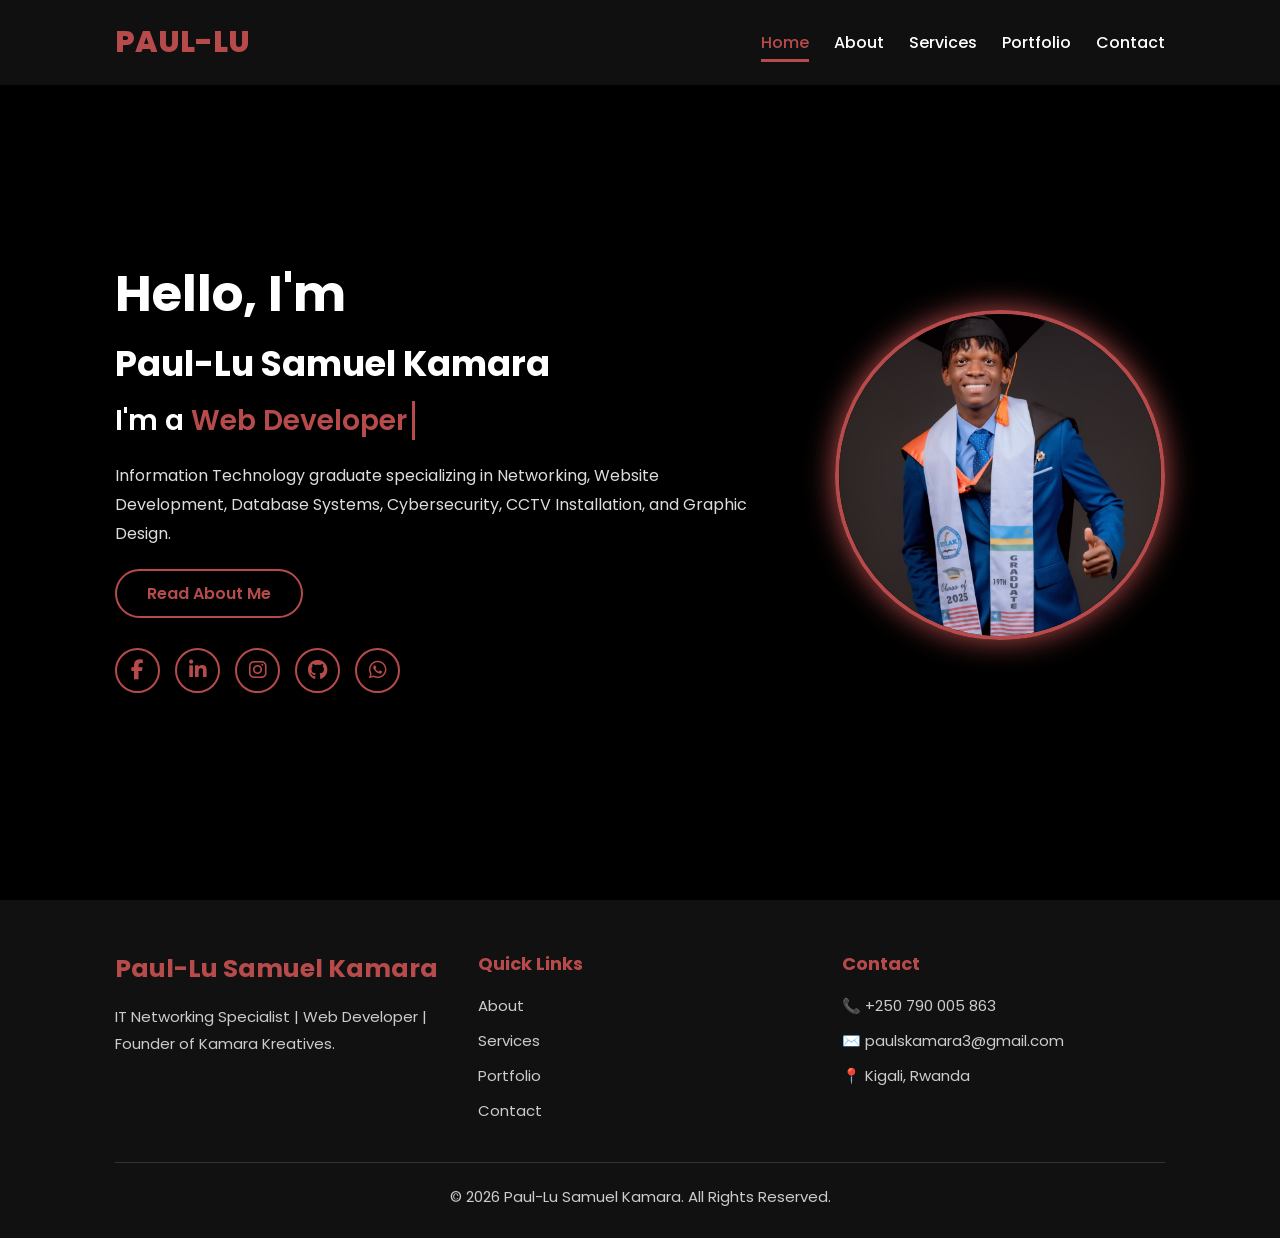
<file: index.html>
<!DOCTYPE html>
<html lang="en">
<head>
    <meta charset="UTF-8">
    <meta name="viewport" content="width=device-width, initial-scale=1.0">
    <title>Paul-Lu Samuel Kamara | IT Networking & Web Developer</title>
    <meta name="description" content="Official portfolio of Paul-Lu Samuel Kamara, IT Networking Specialist, Web Developer, and Founder of Kamara Kreatives.">
    <link rel="stylesheet" href="https://cdnjs.cloudflare.com/ajax/libs/font-awesome/6.5.2/css/all.min.css">
    <link rel="stylesheet" href="style.css">
</head>
<body>
 
<header class="header">
    <a href="index.html" class="logo">PAUL-LU</a>
    <nav class="navbar">
        <ul>
            <li><a href="index.html" class="active">Home</a></li>
            <li><a href="about.html">About</a></li>
            <li><a href="services.html">Services</a></li>
            <li><a href="portfolio.html">Portfolio</a></li>
            <li><a href="contact.html">Contact</a></li>
        </ul>
    </nav>
</header>

<!-- HOME SECTION -->
<section class="home">
    <div class="home-content">
        <h1>Hello, I'm</h1>
        <h2>Paul-Lu Samuel Kamara</h2>
        <h3 class="typing-text">
            I'm a <span></span>
        </h3>
        <p>
            Information Technology graduate specializing in Networking,
            Website Development, Database Systems, Cybersecurity,
            CCTV Installation, and Graphic Design.
        </p>
        <a href="about.html" class="btn">Read About Me</a>

        <div class="social-icons">
            <a href="https://www.facebook.com" target="_blank">
                <i class="fab fa-facebook-f"></i>
            </a>
            <a href="https://www.linkedin.com" target="_blank">
                <i class="fab fa-linkedin-in"></i>
            </a>
            <a href="https://www.instagram.com" target="_blank">
                <i class="fab fa-instagram"></i>
            </a>
            <a href="https://github.com" target="_blank">
                <i class="fab fa-github"></i>
            </a>
            <a href="https://wa.me/250790005863" target="_blank">
                <i class="fab fa-whatsapp"></i>
            </a>
        </div>
    </div>

    <div class="home-img">
        <img src="/Paul-Lu.jpeg" alt="Paul-Lu Samuel Kamara">
    </div>
</section>

<footer class="footer">
    <div class="footer-container">
        <div>
            <h2>Paul-Lu Samuel Kamara</h2>
            <p>IT Networking Specialist | Web Developer | Founder of Kamara Kreatives.</p>
        </div>

        <div>
            <h3>Quick Links</h3>
            <a href="about.html">About</a>
            <a href="services.html">Services</a>
            <a href="portfolio.html">Portfolio</a>
            <a href="contact.html">Contact</a>
        </div>

        <div>
            <h3>Contact</h3>
            <p>📞 +250 790 005 863</p>
            <p>✉️ paulskamara3@gmail.com</p>
            <p>📍 Kigali, Rwanda </p>
        </div>
    </div>

    <hr>

    <p class="copyright">
        © 2026 Paul-Lu Samuel Kamara. All Rights Reserved.
    </p>
</footer>

</body>
</html>
</file>
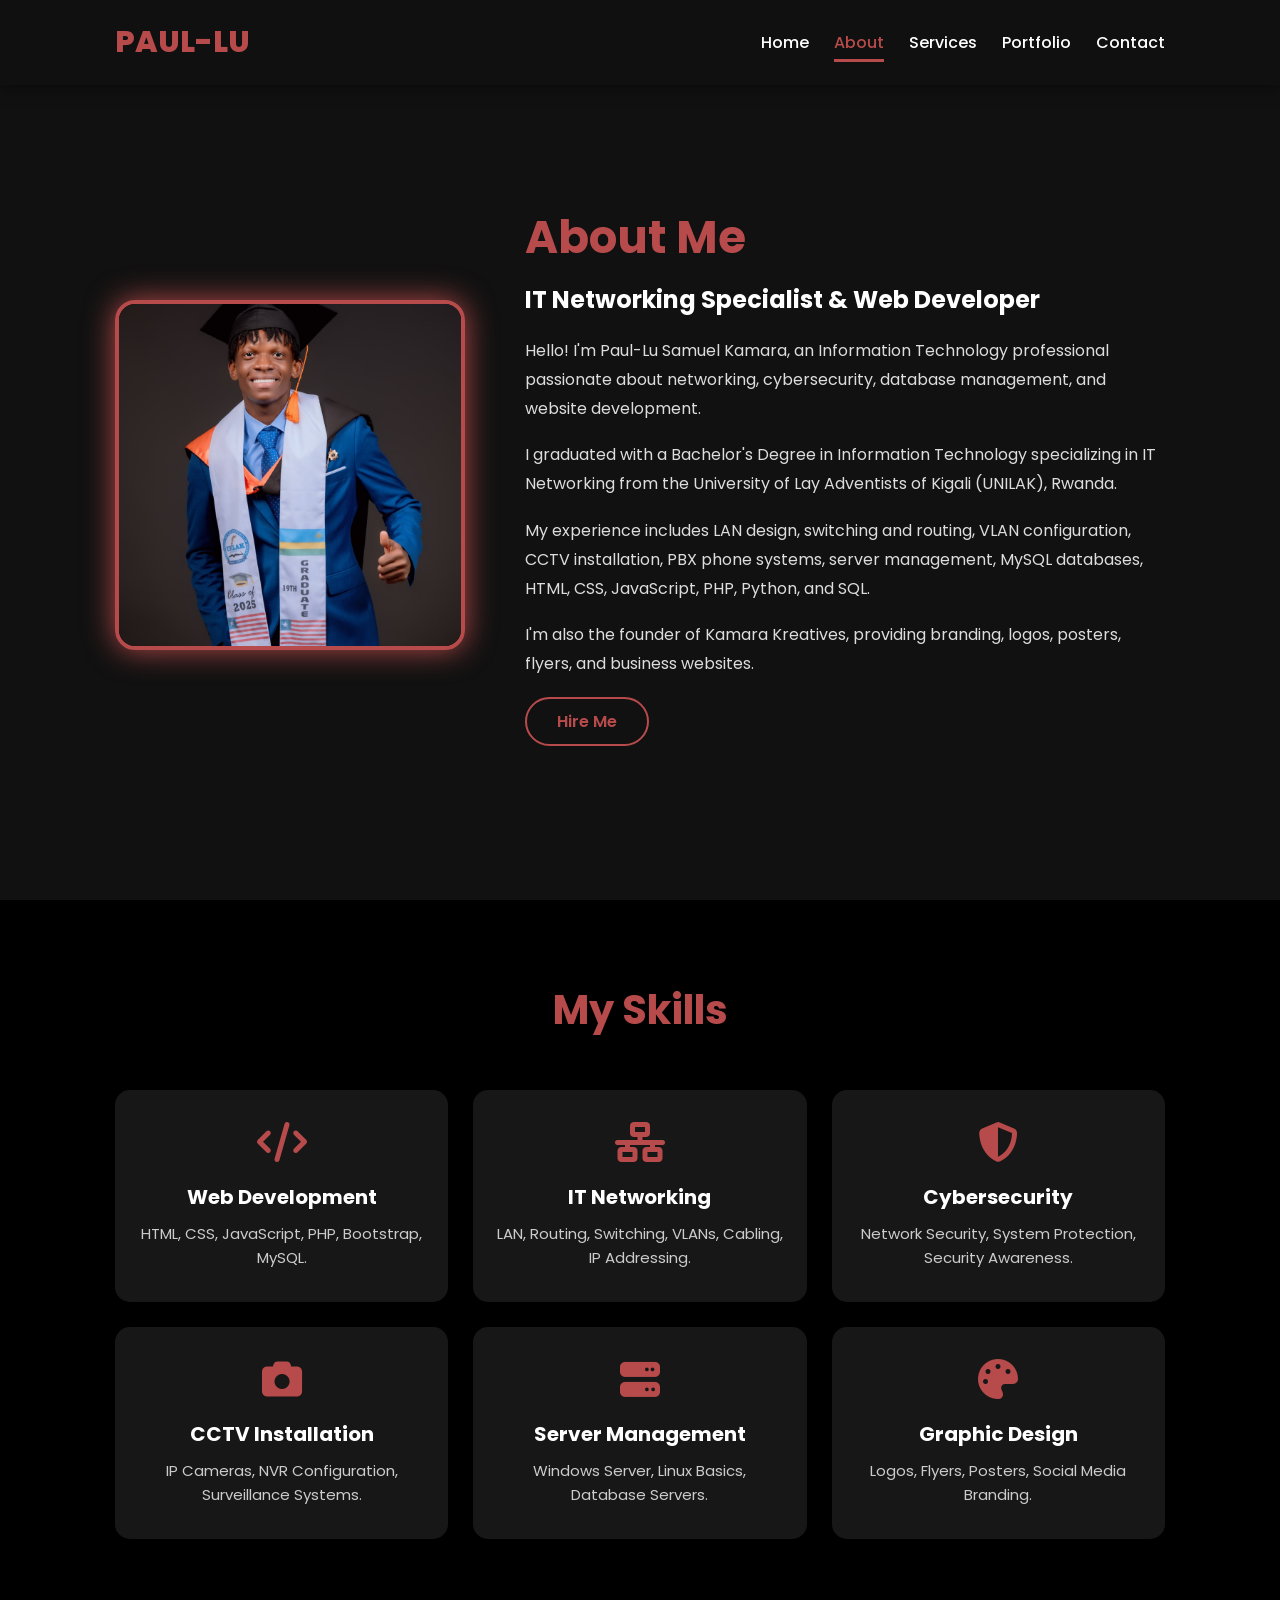
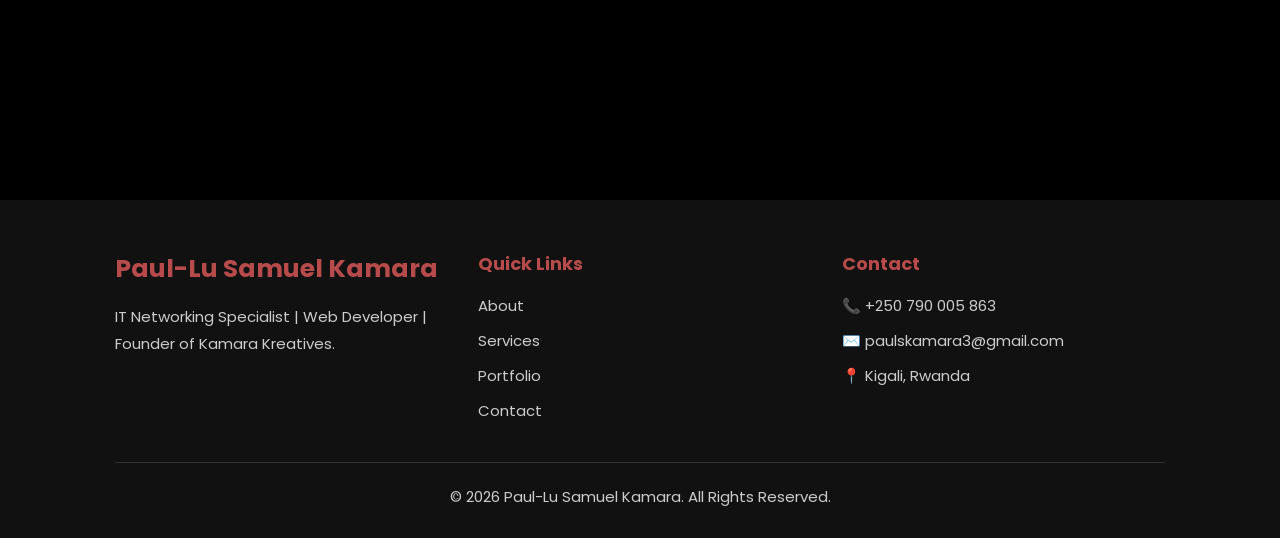
<file: about.html>
<!DOCTYPE html>
<html lang="en">
<head>
    <meta charset="UTF-8">
    <meta name="viewport" content="width=device-width, initial-scale=1.0">
    <title>About Paul-Lu Samuel Kamara</title>

    <link rel="stylesheet"
          href="https://cdnjs.cloudflare.com/ajax/libs/font-awesome/6.5.2/css/all.min.css">
    <link rel="stylesheet" href="style.css">
</head>

<body>

<header class="header">
    <a href="index.html" class="logo">PAUL-LU</a>

    <nav class="navbar">
        <ul>
            <li><a href="index.html">Home</a></li>
            <li><a href="about.html" class="active">About</a></li>
            <li><a href="services.html">Services</a></li>
            <li><a href="portfolio.html">Portfolio</a></li>
            <li><a href="contact.html">Contact</a></li>
        </ul>
    </nav>
</header>

<!-- ABOUT -->
<section class="about">
    <div class="about-img">
        <img src="Paul-Lu.jpeg" alt="Paul-Lu Samuel Kamara">
    </div>

    <div class="about-content">
        <h1>About Me</h1>
        <h3>IT Networking Specialist & Web Developer</h3>

        <p>
            Hello! I'm Paul-Lu Samuel Kamara, an Information Technology professional
            passionate about networking, cybersecurity, database management,
            and website development.
        </p>

        <p>
            I graduated with a Bachelor's Degree in Information Technology
            specializing in IT Networking from the University of Lay Adventists of Kigali (UNILAK), Rwanda.
        </p>

        <p>
            My experience includes LAN design, switching and routing,
            VLAN configuration, CCTV installation, PBX phone systems,
            server management, MySQL databases, HTML, CSS, JavaScript,
            PHP, Python, and SQL.
        </p>

        <p>
            I'm also the founder of Kamara Kreatives, providing branding,
            logos, posters, flyers, and business websites.
        </p>

        <a href="contact.html" class="btn">Hire Me</a>
    </div>
</section>

<!-- SKILLS -->
<section class="skills">
    <div class="section-title">
        <h1>My Skills</h1>
    </div>

    <div class="skills-grid">
        <div class="skill-box">
            <i class="fa-solid fa-code"></i>
            <h3>Web Development</h3>
            <p>HTML, CSS, JavaScript, PHP, Bootstrap, MySQL.</p>
        </div>

        <div class="skill-box">
            <i class="fa-solid fa-network-wired"></i>
            <h3>IT Networking</h3>
            <p>LAN, Routing, Switching, VLANs, Cabling, IP Addressing.</p>
        </div>

        <div class="skill-box">
            <i class="fa-solid fa-shield-halved"></i>
            <h3>Cybersecurity</h3>
            <p>Network Security, System Protection, Security Awareness.</p>
        </div>

        <div class="skill-box">
            <i class="fa-solid fa-camera"></i>
            <h3>CCTV Installation</h3>
            <p>IP Cameras, NVR Configuration, Surveillance Systems.</p>
        </div>

        <div class="skill-box">
            <i class="fa-solid fa-server"></i>
            <h3>Server Management</h3>
            <p>Windows Server, Linux Basics, Database Servers.</p>
        </div>

        <div class="skill-box">
            <i class="fa-solid fa-palette"></i>
            <h3>Graphic Design</h3>
            <p>Logos, Flyers, Posters, Social Media Branding.</p>
        </div>
    </div>
</section>

<footer class="footer">
    <div class="footer-container">
        <div>
            <h2>Paul-Lu Samuel Kamara</h2>
            <p>IT Networking Specialist | Web Developer | Founder of Kamara Kreatives.</p>
        </div>

        <div>
            <h3>Quick Links</h3>
            <a href="about.html">About</a>
            <a href="services.html">Services</a>
            <a href="portfolio.html">Portfolio</a>
            <a href="contact.html">Contact</a>
        </div>

        <div>
            <h3>Contact</h3>
            <p>📞 +250 790 005 863</p>
            <p>✉️ paulskamara3@gmail.com</p>
            <p>📍 Kigali, Rwanda </p>
        </div>
    </div>

    <hr>

    <p class="copyright">
        © 2026 Paul-Lu Samuel Kamara. All Rights Reserved.
    </p>
</footer>

</body>
</html>
</file>
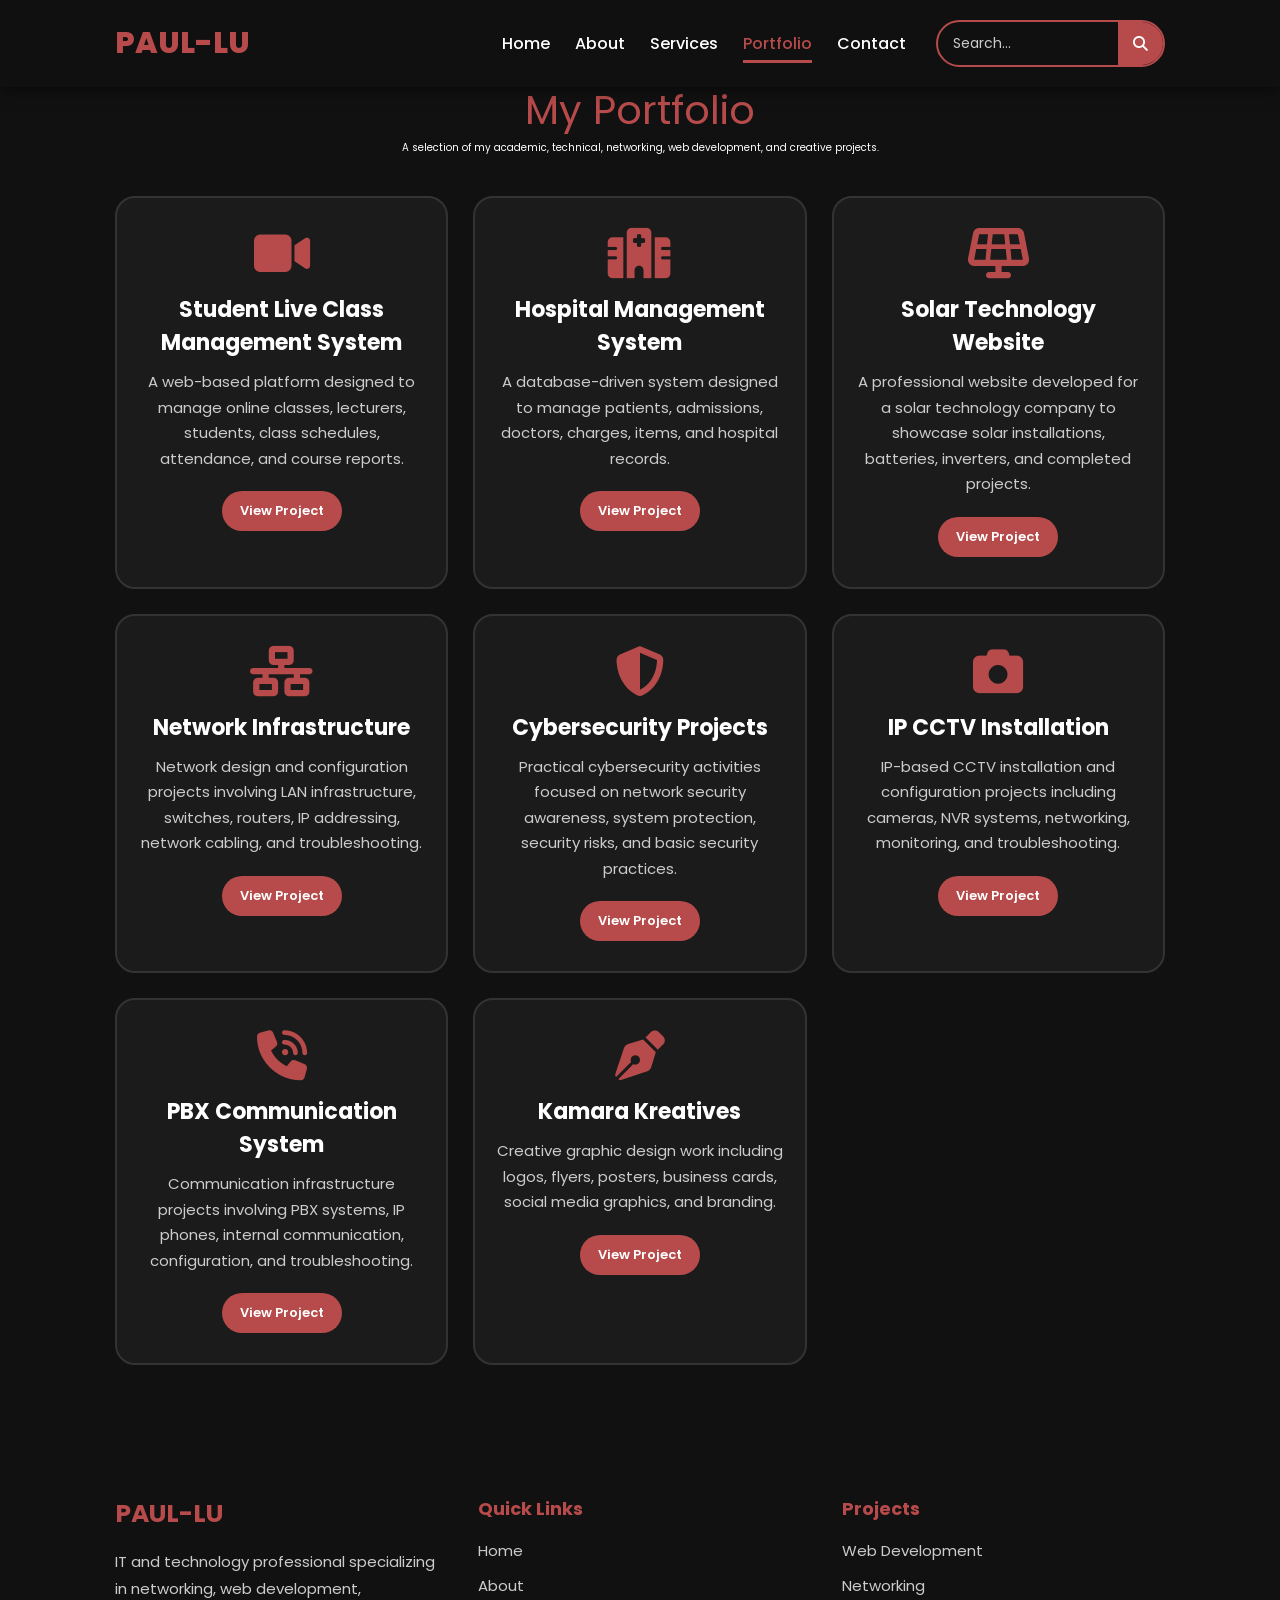
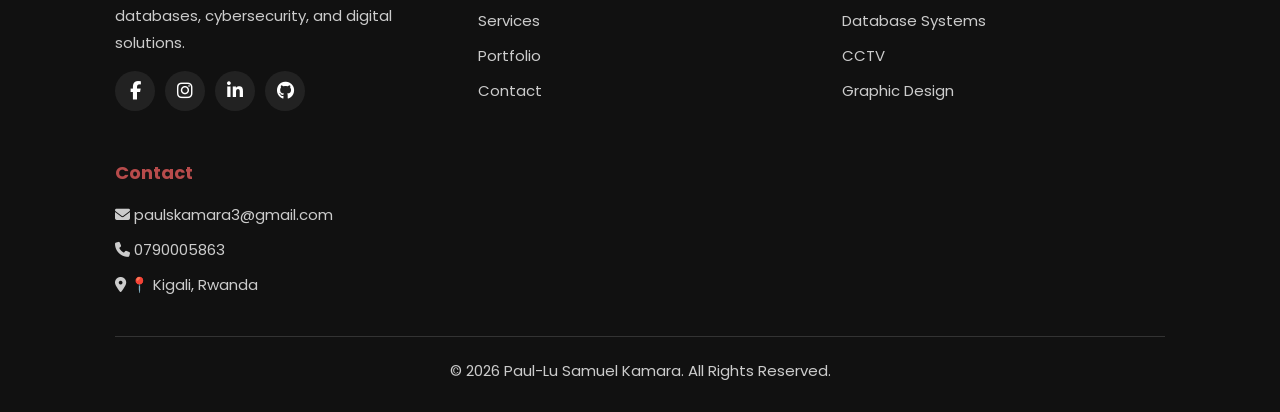
<file: portfolio.html>
<!DOCTYPE html>
<html lang="en">

<head>
    <meta charset="UTF-8">

    <meta name="viewport" content="width=device-width, initial-scale=1.0">

    <meta name="description"
        content="Portfolio of Paul-Lu Samuel Kamara - IT Networking, Web Development, Database, Cybersecurity, CCTV and Graphic Design projects.">

    <meta name="keywords"
        content="Paul-Lu Samuel Kamara, portfolio, IT networking, web development, database, cybersecurity, CCTV, graphic design">

    <meta name="author" content="Paul-Lu Samuel Kamara">

    <title>Portfolio | Paul-Lu Samuel Kamara</title>

    <!-- Font Awesome --> 
    <link rel="stylesheet"
        href="https://cdnjs.cloudflare.com/ajax/libs/font-awesome/6.5.2/css/all.min.css">

    <!-- Main CSS -->
    <link rel="stylesheet" href="style.css">

</head>

<body>


    <!-- =====================================================
         HEADER
    ====================================================== -->

    <header>

        <a href="index.html" class="logo">PAUL-LU</a>

        <nav>

            <ul>

                <li>
                    <a href="index.html">Home</a>
                </li>

                <li>
                    <a href="about.html">About</a>
                </li>

                <li>
                    <a href="services.html">Services</a>
                </li>

                <li>
                    <a href="portfolio.html" class="active">Portfolio</a>
                </li>

                <li>
                    <a href="contact.html">Contact</a>
                </li>

            </ul>


            <!-- Search -->

            <form class="search-form">

                <input
                    type="search"
                    placeholder="Search..."
                    aria-label="Search">

                <button type="submit">

                    <i class="fa-solid fa-magnifying-glass"></i>

                </button>

            </form>

        </nav>

    </header>



    <!-- =====================================================
         PORTFOLIO SECTION
    ====================================================== -->

    <section class="products" id="portfolio">

        <div class="products-content-one">

            <p class="text-1">
                My Portfolio
            </p>

            <p>
                A selection of my academic, technical,
                networking, web development, and creative projects.
            </p>

        </div>



        <!-- =================================================
             PROJECT CONTAINER
        ================================================== -->

        <div class="card-container">


            <!-- =================================================
                 PROJECT 1
            ================================================== -->

            <div class="card">

                <i class="fa-solid fa-video"></i>

                <h1>
                    Student Live Class Management System
                </h1>

                <p>
                    A web-based platform designed to manage
                    online classes, lecturers, students,
                    class schedules, attendance, and
                    course reports.
                </p>

                <a href="#" class="read-more">
                    View Project
                </a>

            </div>



            <!-- =================================================
                 PROJECT 2
            ================================================== -->

            <div class="card">

                <i class="fa-solid fa-hospital"></i>

                <h1>
                    Hospital Management System
                </h1>

                <p>
                    A database-driven system designed to
                    manage patients, admissions, doctors,
                    charges, items, and hospital records.
                </p>

                <a href="#" class="read-more">
                    View Project
                </a>

            </div>



            <!-- =================================================
                 PROJECT 3
            ================================================== -->

            <div class="card">

                <i class="fa-solid fa-solar-panel"></i>

                <h1>
                    Solar Technology Website
                </h1>

                <p>
                    A professional website developed for a
                    solar technology company to showcase
                    solar installations, batteries,
                    inverters, and completed projects.
                </p>

                <a href="#" class="read-more">
                    View Project
                </a>

            </div>



            <!-- =================================================
                 PROJECT 4
            ================================================== -->

            <div class="card">

                <i class="fa-solid fa-network-wired"></i>

                <h1>
                    Network Infrastructure
                </h1>

                <p>
                    Network design and configuration projects
                    involving LAN infrastructure, switches,
                    routers, IP addressing, network cabling,
                    and troubleshooting.
                </p>

                <a href="#" class="read-more">
                    View Project
                </a>

            </div>



            <!-- =================================================
                 PROJECT 5
            ================================================== -->

            <div class="card">

                <i class="fa-solid fa-shield-halved"></i>

                <h1>
                    Cybersecurity Projects
                </h1>

                <p>
                    Practical cybersecurity activities focused
                    on network security awareness, system
                    protection, security risks, and basic
                    security practices.
                </p>

                <a href="#" class="read-more">
                    View Project
                </a>

            </div>



            <!-- =================================================
                 PROJECT 6
            ================================================== -->

            <div class="card">

                <i class="fa-solid fa-camera"></i>

                <h1>
                    IP CCTV Installation
                </h1>

                <p>
                    IP-based CCTV installation and
                    configuration projects including cameras,
                    NVR systems, networking, monitoring,
                    and troubleshooting.
                </p>

                <a href="#" class="read-more">
                    View Project
                </a>

            </div>



            <!-- =================================================
                 PROJECT 7
            ================================================== -->

            <div class="card">

                <i class="fa-solid fa-phone-volume"></i>

                <h1>
                    PBX Communication System
                </h1>

                <p>
                    Communication infrastructure projects
                    involving PBX systems, IP phones,
                    internal communication, configuration,
                    and troubleshooting.
                </p>

                <a href="#" class="read-more">
                    View Project
                </a>

            </div>



            <!-- =================================================
                 PROJECT 8
            ================================================== -->

            <div class="card">

                <i class="fa-solid fa-pen-nib"></i>

                <h1>
                    Kamara Kreatives
                </h1>

                <p>
                    Creative graphic design work including
                    logos, flyers, posters, business cards,
                    social media graphics, and branding.
                </p>

                <a href="#" class="read-more">
                    View Project
                </a>

            </div>

        </div>

    </section>



    <!-- =====================================================
         FOOTER
    ====================================================== -->

    <footer class="footer">

        <div class="footer-container">


            <!-- About -->

            <div>

                <h2>
                    PAUL-LU
                </h2>

                <p>
                    IT and technology professional specializing
                    in networking, web development, databases,
                    cybersecurity, and digital solutions.
                </p>


                <div class="socials">

                    <a href="#" aria-label="Facebook">
                        <i class="fa-brands fa-facebook-f"></i>
                    </a>

                    <a href="#" aria-label="Instagram">
                        <i class="fa-brands fa-instagram"></i>
                    </a>

                    <a href="#" aria-label="LinkedIn">
                        <i class="fa-brands fa-linkedin-in"></i>
                    </a>

                    <a href="#" aria-label="GitHub">
                        <i class="fa-brands fa-github"></i>
                    </a>

                </div>

            </div>



            <!-- Quick Links -->

            <div>

                <h3>
                    Quick Links
                </h3>

                <a href="index.html">
                    Home
                </a>

                <a href="about.html">
                    About
                </a>

                <a href="services.html">
                    Services
                </a>

                <a href="portfolio.html">
                    Portfolio
                </a>

                <a href="contact.html">
                    Contact
                </a>

            </div>



            <!-- Projects -->

            <div>

                <h3>
                    Projects
                </h3>

                <a href="portfolio.html">
                    Web Development
                </a>

                <a href="portfolio.html">
                    Networking
                </a>

                <a href="portfolio.html">
                    Database Systems
                </a>

                <a href="portfolio.html">
                    CCTV
                </a>

                <a href="portfolio.html">
                    Graphic Design
                </a>

            </div>



            <!-- Contact -->

            <div>

                <h3>
                    Contact
                </h3>

                <p>
                    <i class="fa-solid fa-envelope"></i>
                    paulskamara3@gmail.com
                </p>

                <p>
                    <i class="fa-solid fa-phone"></i>
                    0790005863
                </p>

                <p>
                    <i class="fa-solid fa-location-dot"></i>
                    📍 Kigali, Rwanda
                </p>

            </div>

        </div>



        <hr>


        <p class="copyright">

            &copy; 2026 Paul-Lu Samuel Kamara.
            All Rights Reserved.

        </p>

    </footer>


</body>

</html>
</file>
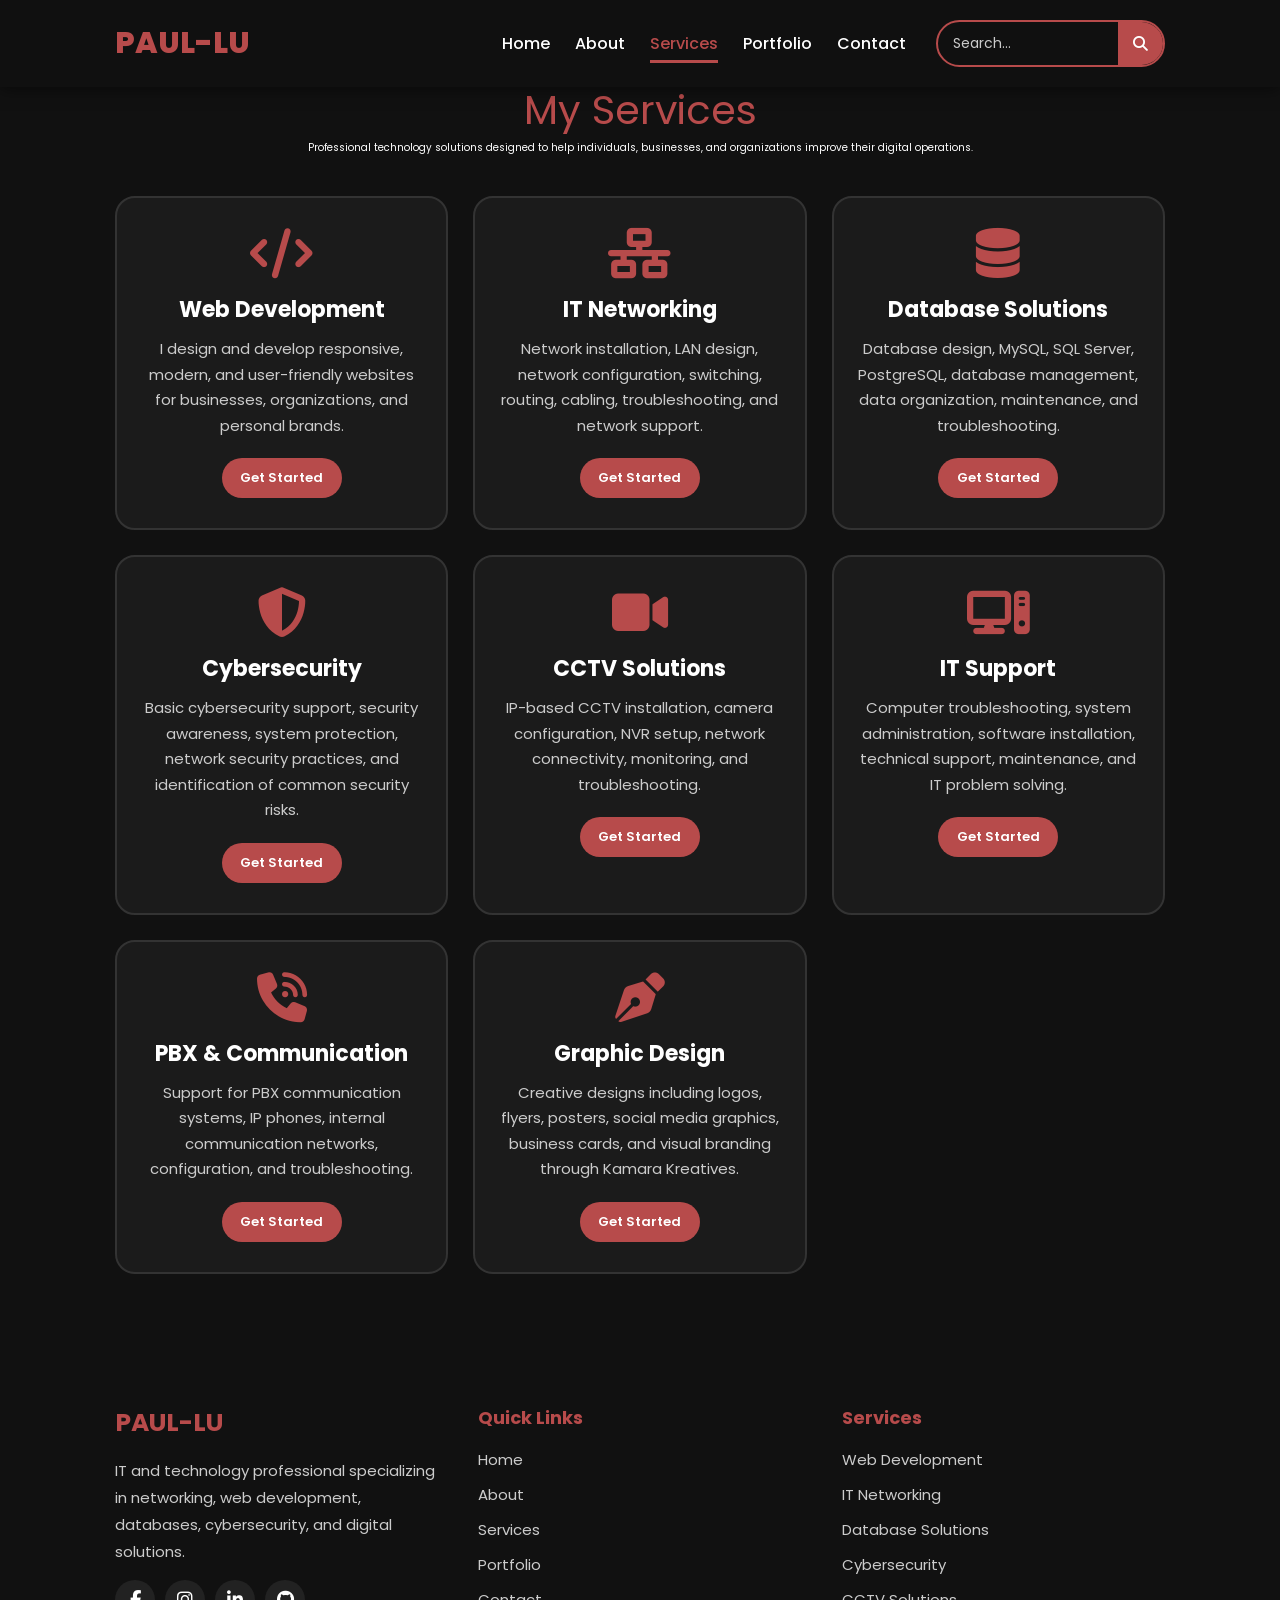
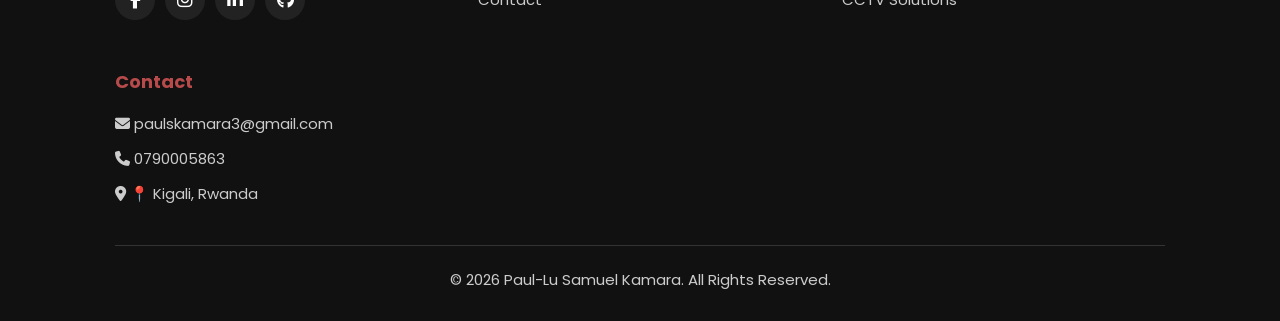
<file: services.html>
<!DOCTYPE html>
<html lang="en">

<head>
    <meta charset="UTF-8">

    <meta name="viewport" content="width=device-width, initial-scale=1.0">

    <meta name="description"
        content="Professional IT, networking, web development, database, cybersecurity, CCTV, and graphic design services by Paul-Lu Samuel Kamara.">

    <meta name="keywords"
        content="Paul-Lu Samuel Kamara, IT services, networking, web development, database, cybersecurity, CCTV, graphic design">

    <meta name="author" content="Paul-Lu Samuel Kamara">

    <title>Services | Paul-Lu Samuel Kamara</title>

    <!-- Font Awesome -->
    <link rel="stylesheet"
        href="https://cdnjs.cloudflare.com/ajax/libs/font-awesome/6.5.2/css/all.min.css">

    <!-- Main CSS -->
    <link rel="stylesheet" href="style.css">
</head>

<body>

    <!-- =====================================================
         HEADER
    ====================================================== -->

    <header>

        <a href="index.html" class="logo">PAUL-LU</a>

        <nav>
            <ul>

                <li>
                    <a href="index.html">Home</a>
                </li>

                <li>
                    <a href="about.html">About</a>
                </li>

                <li>
                    <a href="services.html" class="active">Services</a>
                </li>

                <li>
                    <a href="portfolio.html">Portfolio</a>
                </li>

                <li>
                    <a href="contact.html">Contact</a>
                </li>

            </ul>

            <!-- Search -->
            <form class="search-form">

                <input
                    type="search"
                    placeholder="Search..."
                    aria-label="Search">

                <button type="submit">
                    <i class="fa-solid fa-magnifying-glass"></i>
                </button>

            </form>

        </nav>

    </header>


    <!-- =====================================================
         SERVICES SECTION
    ====================================================== -->

    <section class="products" id="services">

        <div class="products-content-one">

            <p class="text-1">My Services</p>

            <p>
                Professional technology solutions designed to help
                individuals, businesses, and organizations improve
                their digital operations.
            </p>

        </div>


        <!-- =================================================
             SERVICES CARDS
        ================================================== -->

        <div class="card-container">


            <!-- Web Development -->
            <div class="card">

                <i class="fa-solid fa-code"></i>

                <h1>Web Development</h1>

                <p>
                    I design and develop responsive, modern, and
                    user-friendly websites for businesses,
                    organizations, and personal brands.
                </p>

                <a href="contact.html" class="read-more">
                    Get Started
                </a>

            </div>


            <!-- Networking -->
            <div class="card">

                <i class="fa-solid fa-network-wired"></i>

                <h1>IT Networking</h1>

                <p>
                    Network installation, LAN design, network
                    configuration, switching, routing, cabling,
                    troubleshooting, and network support.
                </p>

                <a href="contact.html" class="read-more">
                    Get Started
                </a>

            </div>


            <!-- Database -->
            <div class="card">

                <i class="fa-solid fa-database"></i>

                <h1>Database Solutions</h1>

                <p>
                    Database design, MySQL, SQL Server, PostgreSQL,
                    database management, data organization,
                    maintenance, and troubleshooting.
                </p>

                <a href="contact.html" class="read-more">
                    Get Started
                </a>

            </div>


            <!-- Cybersecurity -->
            <div class="card">

                <i class="fa-solid fa-shield-halved"></i>

                <h1>Cybersecurity</h1>

                <p>
                    Basic cybersecurity support, security awareness,
                    system protection, network security practices,
                    and identification of common security risks.
                </p>

                <a href="contact.html" class="read-more">
                    Get Started
                </a>

            </div>


            <!-- CCTV -->
            <div class="card">

                <i class="fa-solid fa-video"></i>

                <h1>CCTV Solutions</h1>

                <p>
                    IP-based CCTV installation, camera configuration,
                    NVR setup, network connectivity, monitoring,
                    and troubleshooting.
                </p>

                <a href="contact.html" class="read-more">
                    Get Started
                </a>

            </div>


            <!-- Systems Support -->
            <div class="card">

                <i class="fa-solid fa-computer"></i>

                <h1>IT Support</h1>

                <p>
                    Computer troubleshooting, system administration,
                    software installation, technical support,
                    maintenance, and IT problem solving.
                </p>

                <a href="contact.html" class="read-more">
                    Get Started
                </a>

            </div>


            <!-- PBX -->
            <div class="card">

                <i class="fa-solid fa-phone-volume"></i>

                <h1>PBX & Communication</h1>

                <p>
                    Support for PBX communication systems, IP phones,
                    internal communication networks, configuration,
                    and troubleshooting.
                </p>

                <a href="contact.html" class="read-more">
                    Get Started
                </a>

            </div>


            <!-- Graphic Design -->
            <div class="card">

                <i class="fa-solid fa-pen-nib"></i>

                <h1>Graphic Design</h1>

                <p>
                    Creative designs including logos, flyers,
                    posters, social media graphics, business cards,
                    and visual branding through Kamara Kreatives.
                </p>

                <a href="contact.html" class="read-more">
                    Get Started
                </a>

            </div>

        </div>

    </section>


    <!-- =====================================================
         FOOTER
    ====================================================== -->

    <footer class="footer">

        <div class="footer-container">


            <!-- About -->
            <div>

                <h2>PAUL-LU</h2>

                <p>
                    IT and technology professional specializing in
                    networking, web development, databases,
                    cybersecurity, and digital solutions.
                </p>

                <div class="socials">

                    <a href="#" aria-label="Facebook">
                        <i class="fa-brands fa-facebook-f"></i>
                    </a>

                    <a href="#" aria-label="Instagram">
                        <i class="fa-brands fa-instagram"></i>
                    </a>

                    <a href="#" aria-label="LinkedIn">
                        <i class="fa-brands fa-linkedin-in"></i>
                    </a>

                    <a href="#" aria-label="GitHub">
                        <i class="fa-brands fa-github"></i>
                    </a>

                </div>

            </div>


            <!-- Quick Links -->
            <div>

                <h3>Quick Links</h3>

                <a href="index.html">Home</a>

                <a href="about.html">About</a>

                <a href="services.html">Services</a>

                <a href="portfolio.html">Portfolio</a>

                <a href="contact.html">Contact</a>

            </div>


            <!-- Services -->
            <div>

                <h3>Services</h3>

                <a href="services.html">Web Development</a>

                <a href="services.html">IT Networking</a>

                <a href="services.html">Database Solutions</a>

                <a href="services.html">Cybersecurity</a>

                <a href="services.html">CCTV Solutions</a>

            </div>


            <!-- Contact -->
            <div>

                <h3>Contact</h3>

                <p>
                    <i class="fa-solid fa-envelope"></i>
                    paulskamara3@gmail.com
                </p>

                <p>
                    <i class="fa-solid fa-phone"></i>
                    0790005863
                </p>

                <p>
                    <i class="fa-solid fa-location-dot"></i>
                    📍 Kigali, Rwanda
                </p>

            </div>

        </div>


        <hr>


        <p class="copyright">
            &copy; 2026 Paul-Lu Samuel Kamara.
            All Rights Reserved.
        </p>

    </footer>


</body>

</html>
</file>
<file: style.css>
/* =========================================================
   PAUL-LU SAMUEL KAMARA PORTFOLIO
   MAIN STYLE SHEET 
========================================================= */

/* =========================================================
   GOOGLE FONT
========================================================= */

@import url('https://fonts.googleapis.com/css2?family=Poppins:wght@100;200;300;400;500;600;700;800&display=swap');


/* =========================================================
   GLOBAL RESET
========================================================= */

* {
    margin: 0;
    padding: 0;
    box-sizing: border-box;
    text-decoration: none;
    list-style: none;
    border: none;
    outline: none;
    font-family: 'Poppins', sans-serif;
    scroll-behavior: smooth;
}

html {
    font-size: 62.5%;
}

body {
    width: 100%;
    min-height: 100vh;
    overflow-x: hidden;
    background: #000;
    color: #fff;
}


/* =========================================================
   COLORS
========================================================= */

/*
   Main Red: #b74b4b
   Black:    #000000
   Dark:     #111111
   White:    #ffffff
*/


/* =========================================================
   HEADER
========================================================= */

header {
    position: fixed;
    top: 0;
    left: 0;
    width: 100%;
    padding: 2rem 9%;
    background: rgba(17, 17, 17, 0.97);
    display: flex;
    justify-content: space-between;
    align-items: center;
    box-shadow: 0 2px 15px rgba(0, 0, 0, 0.5);
    z-index: 1000;
}


/* =========================================================
   LOGO
========================================================= */

.logo {
    font-size: 3rem;
    color: #b74b4b;
    font-weight: 800;
    cursor: pointer;
    transition: 0.3s ease;
}

.logo:hover {
    color: #fff;
    transform: scale(1.08);
}


/* =========================================================
   NAVIGATION
========================================================= */

nav {
    display: flex;
    align-items: center;
    gap: 3rem;
}

nav ul {
    display: flex;
    align-items: center;
    gap: 2.5rem;
}

nav ul li a {
    color: #fff;
    font-size: 1.6rem;
    font-weight: 500;
    transition: 0.3s ease;
    padding-bottom: 0.5rem;
    border-bottom: 3px solid transparent;
}

nav ul li a:hover,
nav ul li a.active {
    color: #b74b4b;
    border-bottom: 3px solid #b74b4b;
}


/* =========================================================
   SEARCH FORM
========================================================= */

.search-form {
    display: flex;
    align-items: center;
    border: 2px solid #b74b4b;
    border-radius: 3rem;
    overflow: hidden;
}

.search-form input {
    width: 18rem;
    padding: 1rem 1.5rem;
    background: transparent;
    color: #fff;
    font-size: 1.4rem;
}

.search-form input::placeholder {
    color: #ccc;
}

.search-form button {
    background: #b74b4b;
    color: #fff;
    padding: 1rem 1.5rem;
    cursor: pointer;
    font-size: 1.5rem;
    transition: 0.3s ease;
}

.search-form button:hover {
    background: #fff;
    color: #b74b4b;
}


/* =========================================================
   GENERAL SECTION
========================================================= */

section {
    width: 100%;
    min-height: 100vh;
    padding: 10rem 9% 5rem;
}


/* =========================================================
   HOME SECTION
========================================================= */

.home {
    display: flex;
    justify-content: center;
    align-items: center;
    gap: 8rem;
    background: #000;
}


/* =========================================================
   HOME IMAGE
========================================================= */

.home-img {
    display: flex;
    justify-content: center;
    align-items: center;
}

.home-img img {
    width: 33rem;
    height: 33rem;
    object-fit: cover;
    border-radius: 50%;
    border: 4px solid #b74b4b;
    box-shadow: 0 0 30px #b74b4b;
    cursor: pointer;
    transition: 0.4s ease;
}

.home-img img:hover {
    transform: scale(1.05);
    box-shadow: 0 0 45px #b74b4b;
}


/* =========================================================
   HOME CONTENT
========================================================= */

.home-content {
    max-width: 65rem;
}

.home-content h1 {
    font-size: 5rem;
    font-weight: 700;
    color: #fff;
}

.home-content h2 {
    font-size: 3.5rem;
    font-weight: 700;
    margin-top: 0.5rem;
}

.home-content h2 span {
    color: #b74b4b;
}

.home-content h3 {
    font-size: 2.8rem;
    margin: 1rem 0;
}

.home-content p {
    font-size: 1.6rem;
    color: #ddd;
    line-height: 1.8;
    margin: 2rem 0;
}


/* =========================================================
   TYPING TEXT
========================================================= */

.typing-text {
    font-size: 2.8rem;
    font-weight: 600;
    margin-top: 1rem;
}

.typing-text span {
    position: relative;
    color: #b74b4b;
}

.typing-text span::before {
    content: "Web Developer";
    color: #b74b4b;
    animation: words 15s infinite;
}

.typing-text span::after {
    content: "";
    position: absolute;
    right: -8px;
    top: 0;
    width: 3px;
    height: 100%;
    background: #b74b4b;
    animation: cursor 0.8s infinite;
}


/* =========================================================
   TYPING ANIMATIONS
========================================================= */

@keyframes cursor {

    0%,
    50% {
        opacity: 1;
    }

    51%,
    100% {
        opacity: 0;
    }
}

@keyframes words {

    0%,
    20% {
        content: "Web Developer";
    }

    21%,
    40% {
        content: "IT Networking Specialist";
    }

    41%,
    60% {
        content: "PHP & MySQL Developer";
    }

    61%,
    80% {
        content: "Graphic Designer";
    }

    81%,
    100% {
        content: "Founder of Kamara Kreatives";
    }
}


/* =========================================================
   BUTTON
========================================================= */

.btn {
    display: inline-block;
    padding: 1rem 3rem;
    background: transparent;
    color: #b74b4b;
    border: 2px solid #b74b4b;
    border-radius: 4rem;
    font-size: 1.6rem;
    font-weight: 600;
    transition: 0.3s ease;
    cursor: pointer;
}

.btn:hover {
    background: #b74b4b;
    color: #000;
    box-shadow: 0 0 25px #b74b4b;
    transform: translateY(-3px);
}


/* =========================================================
   SOCIAL ICONS
========================================================= */

.social-icons {
    display: flex;
    gap: 1.5rem;
    margin-top: 3rem;
}

.social-icons a {
    width: 4.5rem;
    height: 4.5rem;
    display: flex;
    justify-content: center;
    align-items: center;
    border: 2px solid #b74b4b;
    border-radius: 50%;
    color: #b74b4b;
    font-size: 2rem;
    transition: 0.3s ease;
}

.social-icons a:hover {
    background: #b74b4b;
    color: #000;
    transform: translateY(-6px) scale(1.05);
    box-shadow: 0 0 20px #b74b4b;
}


/* =========================================================
   ABOUT SECTION
========================================================= */

.about {
    display: flex;
    justify-content: center;
    align-items: center;
    gap: 6rem;
    background: #111;
    padding-top: 12rem;
    padding-bottom: 7rem;
    flex-wrap: wrap;
}


/* =========================================================
   ABOUT IMAGE
========================================================= */

.about-img {
    display: flex;
    justify-content: center;
    align-items: center;
}

.about-img img {
    width: 35rem;
    height: 35rem;
    object-fit: cover;
    border-radius: 2rem;
    border: 4px solid #b74b4b;
    box-shadow: 0 0 30px #b74b4b;
    transition: 0.4s ease;
}

.about-img img:hover {
    transform: scale(1.03);
}


/* =========================================================
   ABOUT CONTENT
========================================================= */

.about-content {
    flex: 1;
    min-width: 30rem;
    max-width: 70rem;
}

.about-content h1 {
    font-size: 4.5rem;
    color: #b74b4b;
    margin-bottom: 1rem;
}

.about-content h3 {
    font-size: 2.4rem;
    color: #fff;
    margin-bottom: 2rem;
}

.about-content p {
    font-size: 1.6rem;
    line-height: 1.8;
    color: #ddd;
    margin-bottom: 1.8rem;
}


/* =========================================================
   SECTION TITLE
========================================================= */

.section-title {
    text-align: center;
    margin-bottom: 5rem;
}

.section-title h1 {
    font-size: 4rem;
    color: #b74b4b;
}

.section-title p {
    font-size: 1.6rem;
    color: #ccc;
    margin-top: 1rem;
}


/* =========================================================
   SKILLS SECTION
========================================================= */

.skills {
    background: #000;
    padding: 8rem 9%;
}

.skills-grid {
    display: grid;
    grid-template-columns: repeat(
        auto-fit,
        minmax(25rem, 1fr)
    );
    gap: 2.5rem;
}


/* =========================================================
   SKILL BOX
========================================================= */

.skill-box {
    background: #171717;
    padding: 3rem 2rem;
    border-radius: 1.5rem;
    text-align: center;
    border: 2px solid transparent;
    transition: 0.4s ease;
}

.skill-box:hover {
    border-color: #b74b4b;
    transform: translateY(-1rem);
    box-shadow: 0 0 25px rgba(183, 75, 75, 0.5);
}

.skill-box i {
    font-size: 4rem;
    color: #b74b4b;
    margin-bottom: 2rem;
}

.skill-box h3 {
    font-size: 2rem;
    color: #fff;
    margin-bottom: 1rem;
}

.skill-box p {
    font-size: 1.5rem;
    line-height: 1.6;
    color: #ccc;
}


/* =========================================================
   PRODUCTS / SERVICES
========================================================= */

.products {
    width: 100%;
    min-height: auto;
    padding: 8rem 9%;
    background: #111;
}

.products-content-one {
    text-align: center;
    margin-bottom: 4rem;
}

.products-content-one .text-1 {
    font-size: 4rem;
    color: #b74b4b;
}


/* =========================================================
   CARD CONTAINER
========================================================= */

.card-container {
    display: grid;
    grid-template-columns: repeat(
        auto-fit,
        minmax(25rem, 1fr)
    );
    gap: 2.5rem;
}


/* =========================================================
   CARDS
========================================================= */

.card {
    background: #1b1b1b;
    display: flex;
    flex-direction: column;
    align-items: center;
    text-align: center;
    padding: 3rem 2rem;
    border: 2px solid #333;
    border-radius: 2rem;
    transition: 0.4s ease;
}

.card:hover {
    background: #b74b4b;
    border-color: #b74b4b;
    transform: translateY(-1rem);
    box-shadow: 0 0 25px rgba(183, 75, 75, 0.5);
}

.card i {
    font-size: 5rem;
    color: #b74b4b;
    margin-bottom: 1.5rem;
    transition: 0.3s ease;
}

.card h1 {
    font-size: 2.2rem;
    color: #fff;
    margin-bottom: 1rem;
}

.card p {
    font-size: 1.5rem;
    line-height: 1.7;
    color: #ccc;
}

.card:hover i,
.card:hover h1,
.card:hover p {
    color: #000;
}


/* =========================================================
   READ MORE BUTTON
========================================================= */

.read-more {
    display: inline-block;
    width: 12rem;
    padding: 1rem;
    margin-top: 2rem;
    background: #b74b4b;
    color: #fff;
    border-radius: 3rem;
    font-size: 1.3rem;
    font-weight: 600;
    transition: 0.3s ease;
}

.read-more:hover {
    background: #fff;
    color: #b74b4b;
}


/* =========================================================
   FOOTER
========================================================= */

.footer {
    width: 100%;
    background: #111;
    padding: 5rem 9% 2rem;
}

.footer-container {
    display: grid;
    grid-template-columns: repeat(
        auto-fit,
        minmax(25rem, 1fr)
    );
    gap: 4rem;
}

.footer h2 {
    font-size: 2.5rem;
    color: #b74b4b;
    margin-bottom: 1.5rem;
}

.footer h3 {
    font-size: 1.8rem;
    color: #b74b4b;
    margin-bottom: 1.5rem;
}

.footer p,
.footer a {
    display: block;
    color: #ccc;
    font-size: 1.5rem;
    line-height: 1.8;
    margin-bottom: 0.8rem;
}

.footer a {
    transition: 0.3s ease;
}

.footer a:hover {
    color: #b74b4b;
    padding-left: 5px;
}

.footer hr {
    border: 0;
    border-top: 1px solid #333;
    margin: 3rem 0 2rem;
}

.copyright {
    text-align: center;
    color: #888;
    font-size: 1.4rem;
}


/* =========================================================
   FOOTER SOCIALS
========================================================= */

.socials {
    display: flex;
    gap: 1rem;
    margin-top: 1.5rem;
}

.socials a {
    width: 4rem;
    height: 4rem;
    display: flex;
    justify-content: center;
    align-items: center;
    border-radius: 50%;
    background: #222;
    color: #fff;
    font-size: 1.8rem;
    transition: 0.3s ease;
}

.socials a:hover {
    background: #b74b4b;
    color: #000;
    transform: translateY(-5px);
}


/* =========================================================
   HERO SECTION
   FOR FUTURE PAGES
========================================================= */

.hero {
    width: 100%;
    min-height: 100vh;
    display: flex;
    justify-content: space-between;
    align-items: center;
    padding: 12rem 9% 6rem;
    background: #111;
}

.hero .content-one {
    max-width: 60rem;
}

.hero .content-one .text-1 {
    color: #fff;
    font-size: 5rem;
}

.hero .content-one .text-2 {
    color: #fff;
    font-size: 3rem;
}

.hero .content-one .text-3 {
    color: #b74b4b;
    font-size: 1.8rem;
}


/* =========================================================
   LEARN MORE
========================================================= */

.learn-more {
    display: inline-block;
    background: #b74b4b;
    padding: 1rem 2rem;
    color: #fff;
    margin-top: 1rem;
    font-size: 1.5rem;
    font-weight: 600;
    border-radius: 3rem;
    transition: 0.3s ease;
}

.learn-more:hover {
    background: #fff;
    color: #b74b4b;
}


/* =========================================================
   TABLET
========================================================= */

@media (max-width: 1100px) {

    html {
        font-size: 58%;
    }

    header {
        padding: 2rem 5%;
    }

    section {
        padding-left: 5%;
        padding-right: 5%;
    }

    .home {
        gap: 5rem;
    }

    .home-img img {
        width: 28rem;
        height: 28rem;
    }

}


/* =========================================================
   TABLET / SMALL LAPTOP
========================================================= */

@media (max-width: 900px) {

    header {
        flex-direction: column;
        gap: 1.5rem;
    }

    nav {
        flex-direction: column;
        width: 100%;
    }

    nav ul {
        justify-content: center;
        flex-wrap: wrap;
    }

    .search-form {
        width: 100%;
        max-width: 32rem;
    }

    .search-form input {
        width: 100%;
    }

    .home {
        flex-direction: column-reverse;
        text-align: center;
        gap: 4rem;
        padding-top: 18rem;
    }

    .home-content {
        max-width: 70rem;
    }

    .social-icons {
        justify-content: center;
    }

    .about {
        flex-direction: column;
        text-align: center;
        padding-top: 18rem;
    }

    .about-content {
        max-width: 70rem;
    }

    .hero {
        flex-direction: column;
        text-align: center;
        padding-top: 18rem;
    }

}


/* =========================================================
   MOBILE
========================================================= */

@media (max-width: 768px) {

    html {
        font-size: 55%;
    }

    header {
        padding: 1.5rem 4%;
    }

    .logo {
        font-size: 2.5rem;
    }

    nav ul {
        gap: 1.2rem;
    }

    nav ul li a {
        font-size: 1.4rem;
    }

    .home {
        padding-left: 5%;
        padding-right: 5%;
    }

    .home-img img {
        width: 24rem;
        height: 24rem;
    }

    .home-content h1 {
        font-size: 4rem;
    }

    .home-content h2 {
        font-size: 2.7rem;
    }

    .home-content h3 {
        font-size: 2.3rem;
    }

    .home-content p {
        font-size: 1.5rem;
    }

    .typing-text {
        font-size: 2.2rem;
    }

    .about-img img {
        width: 25rem;
        height: 25rem;
    }

    .about-content h1 {
        font-size: 3.8rem;
    }

    .about-content h3 {
        font-size: 2rem;
    }

    .about-content p {
        font-size: 1.5rem;
    }

    .section-title h1 {
        font-size: 3.5rem;
    }

    .products-content-one .text-1 {
        font-size: 3.5rem;
    }

    .footer {
        text-align: center;
    }

    .socials {
        justify-content: center;
    }

}


/* =========================================================
   SMALL PHONES
========================================================= */

@media (max-width: 480px) {

    html {
        font-size: 50%;
    }

    header {
        padding: 1.2rem 3%;
    }

    .logo {
        font-size: 2.2rem;
    }

    nav ul {
        gap: 0.8rem;
    }

    nav ul li a {
        font-size: 1.3rem;
    }

    .search-form {
        max-width: 25rem;
    }

    .home-img img {
        width: 20rem;
        height: 20rem;
    }

    .home-content h1 {
        font-size: 3.5rem;
    }

    .home-content h2 {
        font-size: 2.3rem;
    }

    .home-content h3 {
        font-size: 2rem;
    }

    .home-content p {
        font-size: 1.4rem;
    }

    .typing-text {
        font-size: 1.8rem;
    }

    .social-icons a {
        width: 4rem;
        height: 4rem;
        font-size: 1.7rem;
    }

    .about-img img {
        width: 20rem;
        height: 20rem;
    }

    .about-content h1 {
        font-size: 3.2rem;
    }

    .card {
        padding: 2.5rem 1.5rem;
    }

    .card h1 {
        font-size: 2rem;
    }

    .footer {
        padding-left: 5%;
        padding-right: 5%;
    }

}
/* =========================================================
   CONTACT PAGE
========================================================= */

.contact-section {
    min-height: 100vh;
    background: #000;
    padding: 14rem 9% 8rem;
}


/* =========================================================
   CONTACT CONTAINER
========================================================= */

.contact-container {
    max-width: 120rem;
    margin: 0 auto;

    display: grid;
    grid-template-columns: 1fr 1.2fr;

    gap: 5rem;
}


/* =========================================================
   CONTACT INFORMATION
========================================================= */

.contact-info {
    background: #111;
    padding: 4rem 3.5rem;

    border-radius: 2rem;
    border: 2px solid #222;

    box-shadow: 0 0 25px rgba(0, 0, 0, 0.5);
}


.contact-info h2 {
    font-size: 3rem;
    color: #b74b4b;
    margin-bottom: 1.5rem;
}


.contact-intro {
    font-size: 1.5rem;
    line-height: 1.8;
    color: #ccc;
    margin-bottom: 3rem;
}


/* =========================================================
   CONTACT ITEMS
========================================================= */

.contact-item {
    display: flex;
    align-items: flex-start;

    gap: 2rem;

    margin-bottom: 2.5rem;
}


.contact-icon {
    min-width: 5rem;
    width: 5rem;
    height: 5rem;

    display: flex;
    justify-content: center;
    align-items: center;

    background: #b74b4b;
    color: #000;

    border-radius: 50%;

    font-size: 2rem;
}


.contact-item h3 {
    font-size: 1.7rem;
    color: #b74b4b;
    margin-bottom: 0.5rem;
}


.contact-item p,
.contact-item a {
    font-size: 1.4rem;
    color: #ccc;
    line-height: 1.7;
}


.contact-item a:hover {
    color: #b74b4b;
}


/* =========================================================
   CONTACT SOCIALS
========================================================= */

.contact-socials {
    margin-top: 3rem;
}


.contact-socials > h3 {
    font-size: 1.8rem;
    color: #fff;
    margin-bottom: 1.5rem;
}


.contact-socials .social-icons {
    margin-top: 0;
}


/* =========================================================
   CONTACT FORM CONTAINER
========================================================= */

.contact-form-container {
    background: #111;

    padding: 4rem 3.5rem;

    border-radius: 2rem;

    border: 2px solid #222;

    box-shadow: 0 0 25px rgba(0, 0, 0, 0.5);
}


.contact-form-container h2 {
    font-size: 3rem;
    color: #b74b4b;
    margin-bottom: 1rem;
}


.contact-form-container > p {
    font-size: 1.5rem;
    color: #ccc;
    margin-bottom: 3rem;
}


/* =========================================================
   FORM
========================================================= */

.contact-form {
    width: 100%;
}


.form-group {
    margin-bottom: 2rem;
}


.form-group label {
    display: block;

    font-size: 1.5rem;
    font-weight: 600;

    color: #fff;

    margin-bottom: 0.8rem;
}


.form-group input,
.form-group select,
.form-group textarea {

    width: 100%;

    padding: 1.3rem 1.5rem;

    background: #1b1b1b;

    color: #fff;

    border: 2px solid #333;

    border-radius: 1rem;

    font-size: 1.4rem;

    transition: 0.3s ease;
}


.form-group input::placeholder,
.form-group textarea::placeholder {
    color: #888;
}


.form-group input:focus,
.form-group select:focus,
.form-group textarea:focus {

    border-color: #b74b4b;

    box-shadow: 0 0 12px rgba(183, 75, 75, 0.3);
}


.form-group select {
    cursor: pointer;
}


.form-group textarea {
    resize: vertical;
    min-height: 15rem;
}


/* =========================================================
   CONTACT BUTTON
========================================================= */

.contact-btn {
    width: 100%;

    display: flex;
    justify-content: center;
    align-items: center;

    gap: 1rem;

    margin-top: 1rem;
}


/* =========================================================
   CONTACT PAGE TABLET
========================================================= */

@media (max-width: 900px) {

    .contact-section {
        padding-top: 18rem;
    }


    .contact-container {
        grid-template-columns: 1fr;

        max-width: 70rem;
    }

}


/* =========================================================
   CONTACT PAGE MOBILE
========================================================= */

@media (max-width: 768px) {

    .contact-section {
        padding-left: 5%;
        padding-right: 5%;
    }


    .contact-info,
    .contact-form-container {
        padding: 3rem 2rem;
    }


    .contact-info h2,
    .contact-form-container h2 {
        font-size: 2.5rem;
    }


    .contact-item {
        gap: 1.5rem;
    }


    .contact-icon {
        min-width: 4.5rem;
        width: 4.5rem;
        height: 4.5rem;
    }

}


/* =========================================================
   SMALL PHONES
========================================================= */

@media (max-width: 480px) {

    .contact-section {
        padding-left: 4%;
        padding-right: 4%;
    }


    .contact-info,
    .contact-form-container {
        padding: 2.5rem 1.5rem;
    }


    .contact-item {
        gap: 1rem;
    }


    .contact-item p,
    .contact-item a {
        font-size: 1.3rem;
    }


    .form-group input,
    .form-group select,
    .form-group textarea {
        font-size: 1.3rem;
    }

}
</file>
